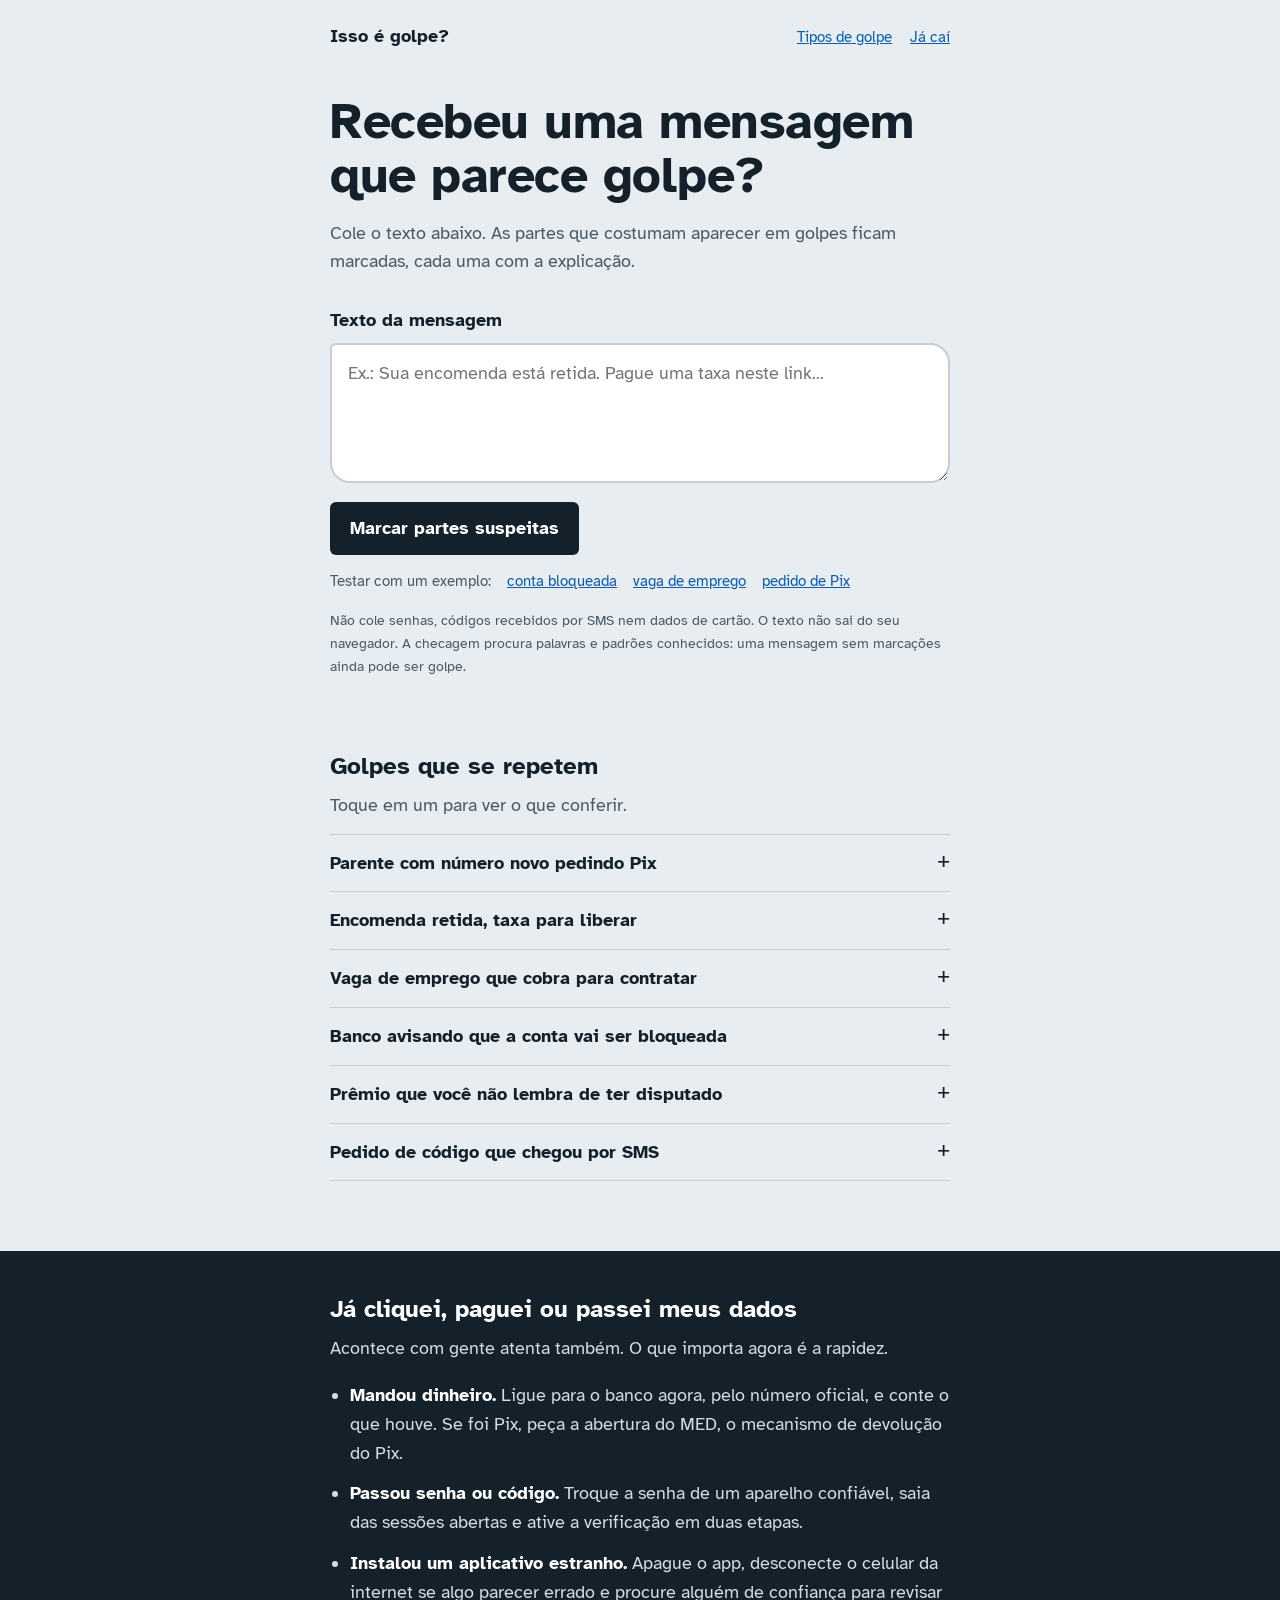
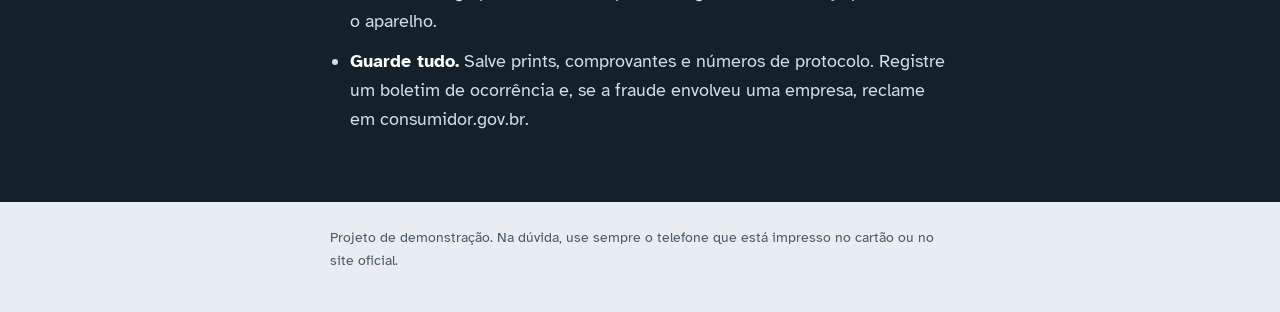
<file: index.html>
<!DOCTYPE html>
<html lang="pt-BR">
<head>
<meta charset="UTF-8">
<meta name="viewport" content="width=device-width, initial-scale=1">
<title>Isso é golpe?</title>
<link rel="stylesheet" href="https://fonts.googleapis.com/css2?family=Atkinson+Hyperlegible:ital,wght@0,400;0,700;1,400&display=swap">
<link rel="stylesheet" href="style.css">
</head>
<body>
<header>
  <div class="col">
    <a class="name" href="#">Isso é golpe?</a>
    <nav><a href="#golpes">Tipos de golpe</a><a href="#ja-caí">Já caí</a></nav>
  </div>
</header>

<main>
<div class="col">
  <h1>Recebeu uma mensagem que parece golpe?</h1>
  <p class="lead">Cole o texto abaixo. As partes que costumam aparecer em golpes ficam marcadas, cada uma com a explicação.</p>

  <label for="msg">Texto da mensagem</label>
  <textarea id="msg" placeholder="Ex.: Sua encomenda está retida. Pague uma taxa neste link..."></textarea>
  <button class="go" id="go">Marcar partes suspeitas</button>
  <p class="tries">Testar com um exemplo:
    <button class="link" data-t="Sua conta será bloqueada hoje. Clique neste link e confirme sua senha imediatamente.">conta bloqueada</button>
    <button class="link" data-t="Parabéns! Você foi selecionado para uma vaga. Pague uma taxa de cadastro para garantir sua contratação.">vaga de emprego</button>
    <button class="link" data-t="Oi, sou eu. Troquei de número. Preciso que você faça um Pix urgente e depois explico.">pedido de Pix</button>
  </p>
  <p class="fine">Não cole senhas, códigos recebidos por SMS nem dados de cartão. O texto não sai do seu navegador. A checagem procura palavras e padrões conhecidos: uma mensagem sem marcações ainda pode ser golpe.</p>

  <div id="out" aria-live="polite" hidden></div>

  <section id="golpes">
    <h2>Golpes que se repetem</h2>
    <p class="lead">Toque em um para ver o que conferir.</p>
    <details>
      <summary>Parente com número novo pedindo Pix</summary>
      <div><p>A pessoa diz que trocou de número e pede uma transferência com pressa, prometendo explicar depois.</p>
      <ul><li>Ligue para o número antigo, o que já estava na sua agenda.</li><li>Pergunte algo que só a pessoa de verdade saberia, sem dar a resposta na pergunta.</li><li>Fale com outro parente antes de transferir qualquer valor.</li></ul></div>
    </details>
    <details>
      <summary>Encomenda retida, taxa para liberar</summary>
      <div><p>Chega um link dizendo que o pacote parou e que falta pagar uma taxa.</p>
      <ul><li>Não abra o link. Entre no app ou no site da loja digitando o endereço você mesmo.</li><li>Veja se o pedido realmente mostra alguma cobrança pendente.</li><li>Nunca informe cartão em página que chegou por mensagem.</li></ul></div>
    </details>
    <details>
      <summary>Vaga de emprego que cobra para contratar</summary>
      <div><p>A empresa aprova você rápido e pede dinheiro para cadastro, treinamento ou uniforme.</p>
      <ul><li>Emprego de verdade não cobra para contratar.</li><li>Procure a empresa por conta própria e confirme se a vaga existe.</li><li>Não mande foto de documento antes de saber para quem está mandando.</li></ul></div>
    </details>
    <details>
      <summary>Banco avisando que a conta vai ser bloqueada</summary>
      <div><p>A mensagem ameaça bloquear a conta e pede senha, código ou um clique.</p>
      <ul><li>Feche a mensagem e abra o aplicativo do banco.</li><li>Se quiser falar com alguém, ligue para o número que está no cartão.</li><li>Banco não pede senha nem código por mensagem.</li></ul></div>
    </details>
    <details>
      <summary>Prêmio que você não lembra de ter disputado</summary>
      <div><p>Você “ganhou” algo, mas precisa pagar uma taxa ou passar seus dados para receber.</p>
      <ul><li>Pergunte-se se participou de alguma promoção.</li><li>Prêmio de verdade não exige pagamento para ser entregue.</li><li>Confira o regulamento no site oficial da empresa.</li></ul></div>
    </details>
    <details>
      <summary>Pedido de código que chegou por SMS</summary>
      <div><p>Alguém diz que mandou um código sem querer e pede que você repasse. Esse código dá acesso à sua conta.</p>
      <ul><li>Não repasse o código a ninguém, mesmo que a pessoa pareça conhecida.</li><li>Se o contato é de alguém que você conhece, ligue para ela antes.</li><li>Ative a verificação em duas etapas nos seus aplicativos.</li></ul></div>
    </details>
  </section>
</div>

<div class="after" id="ja-caí">
  <div class="col">
    <h2>Já cliquei, paguei ou passei meus dados</h2>
    <p>Acontece com gente atenta também. O que importa agora é a rapidez.</p>
    <ul>
      <li><strong>Mandou dinheiro.</strong> Ligue para o banco agora, pelo número oficial, e conte o que houve. Se foi Pix, peça a abertura do MED, o mecanismo de devolução do Pix.</li>
      <li><strong>Passou senha ou código.</strong> Troque a senha de um aparelho confiável, saia das sessões abertas e ative a verificação em duas etapas.</li>
      <li><strong>Instalou um aplicativo estranho.</strong> Apague o app, desconecte o celular da internet se algo parecer errado e procure alguém de confiança para revisar o aparelho.</li>
      <li><strong>Guarde tudo.</strong> Salve prints, comprovantes e números de protocolo. Registre um boletim de ocorrência e, se a fraude envolveu uma empresa, reclame em consumidor.gov.br.</li>
    </ul>
  </div>
</div>
</main>

<footer>
  <div class="col">Projeto de demonstração. Na dúvida, use sempre o telefone que está impresso no cartão ou no site oficial.</div>
</footer>

<script>
const msg=document.getElementById('msg'),out=document.getElementById('out');
const rules=[
 {n:'Pressa ou ameaça',re:/urgente|imediatamente|agora|hoje|última chance|bloquead[ao]|suspens[ao]/gi,w:'Quem aplica golpe cria medo e pressa para você não parar para conferir.'},
 {n:'Pedido de senha ou código',re:/senha|código de (?:verifica\w+|segurança|acesso)|token|confirme seus dados|informe seus dados/gi,w:'Banco e empresas não pedem senha nem código por mensagem. Nunca repasse.'},
 {n:'Dinheiro ou taxa adiantada',re:/\bpix\b|transfer[êe]ncia|pague uma taxa|taxa de cadastro|depósito|pagamento antecipado/gi,w:'Antes de pagar, confirme quem pediu e por quê, por um canal que você já conhecia.'},
 {n:'Link para resolver um problema',re:/clique (?:aqui|neste link)|acesse o link|link abaixo|(?:bit\.ly|tinyurl\.com)\/\S*|https?:\/\/\S+/gi,w:'O link pode levar a uma página falsa. Abra o app ou digite o endereço oficial você mesmo.'},
 {n:'Prêmio ou oferta inesperada',re:/parabéns|foi selecionad[oa]|você ganhou|prêmio|renda extra|vaga garantida/gi,w:'Desconfie de benefício que ninguém prometeu e que exige pagamento ou dados.'},
 {n:'Troca de número ou de canal',re:/troquei de número|número novo|sou eu|meu celular quebrou|não consigo atender/gi,w:'Ligue para o número antigo da pessoa antes de fazer qualquer coisa.'}
];
const esc=s=>s.replace(/[&<>"]/g,c=>({'&':'&amp;','<':'&lt;','>':'&gt;','"':'&quot;'}[c]));
document.getElementById('go').onclick=()=>{
 const t=msg.value.trim();
 if(!t){msg.focus();return}
 const hits=[];
 rules.forEach((r,i)=>{for(const m of t.matchAll(r.re))hits.push({s:m.index,e:m.index+m[0].length,i})});
 hits.sort((a,b)=>a.s-b.s);
 let html='',pos=0;const used=[];
 for(const h of hits){
  if(h.s<pos)continue;
  html+=esc(t.slice(pos,h.s))+'<mark>'+esc(t.slice(h.s,h.e))+'</mark>';
  pos=h.e;if(!used.includes(h.i))used.push(h.i);
 }
 html+=esc(t.slice(pos));
 const n=hits.filter((h,k)=>true).length;
 let body='<div class="msg">'+html+'</div>';
 if(used.length){
  body+='<p class="count">'+used.length+(used.length>1?' sinais encontrados':' sinal encontrado')+'</p><dl>'+
   used.map(i=>'<dt>'+rules[i].n+'</dt><dd>'+rules[i].w+'</dd>').join('')+'</dl>'+
   '<div class="next"><p><strong>Antes de responder:</strong> não clique, não pague e não mande código. Confirme com a pessoa ou a empresa por um canal que você mesmo encontrou.</p></div>';
 }else{
  body+='<p class="count">Nada marcado</p><p>O texto não tem os padrões que esta página reconhece. Confira mesmo assim quem enviou e, se pedir dinheiro ou dados, confirme por outro canal.</p>';
 }
 out.innerHTML=body;out.hidden=false;
 out.scrollIntoView({behavior:'smooth',block:'nearest'});
};
document.querySelectorAll('[data-t]').forEach(b=>b.onclick=()=>{msg.value=b.dataset.t;msg.focus()});
</script>
</body>
</html>
<script src="script.js" defer></script>
</file>
<file: style.css>
:root {
    --bg: #e8edf1;
    --ink: #14212b;
    --soft: #4a5a66;
    --bubble: #fff;
    --mark: #ffdf4d;
    --link: #0b5cad;
    --warn: #b3261e;
    --line: #c3ced6;
}

* {
    box-sizing: border-box;
}

body {
    margin: 0;
    background: var(--bg);
    color: var(--ink);
    font: 18px/1.6 "Atkinson Hyperlegible", Verdana, sans-serif;
}

.col {
    max-width: 660px;
    margin: 0 auto;
    padding: 0 20px;
}

a,
button.link {
    color: var(--link);
}

button.link {
    background: none;
    border: 0;
    padding: 0;
    font: inherit;
    text-decoration: underline;
    cursor: pointer;
}

:focus-visible {
    outline: 3px solid var(--link);
    outline-offset: 2px;
}

header {
    padding: 22px 0 0;
}

header .col {
    display: flex;
    justify-content: space-between;
    align-items: baseline;
    gap: 16px;
    flex-wrap: wrap;
}

.name {
    font-weight: 700;
    font-size: 1.15rem;
    text-decoration: none;
    color: var(--ink);
}

nav {
    font-size: 0.95rem;
    display: flex;
    gap: 18px;
}

h1 {
    font-size: clamp(2rem, 6.5vw, 3.1rem);
    line-height: 1.08;
    margin: 44px 0 16px;
    letter-spacing: -0.01em;
}

h2 {
    font-size: 1.5rem;
    line-height: 1.2;
    margin: 0 0 10px;
}

p {
    margin: 0 0 14px;
}

.lead {
    color: var(--soft);
    max-width: 34em;
}

label {
    display: block;
    font-weight: 700;
    margin: 30px 0 8px;
}

textarea {
    width: 100%;
    min-height: 140px;
    padding: 14px 16px;
    font: inherit;
    color: var(--ink);
    background: var(--bubble);
    border: 2px solid var(--line);
    border-radius: 6px 20px 20px 20px;
    resize: vertical;
}

textarea:focus {
    border-color: var(--link);
    outline: 0;
}

.go {
    margin-top: 10px;
    background: var(--ink);
    color: #fff;
    border: 0;
    border-radius: 6px;
    padding: 12px 20px;
    font: inherit;
    font-weight: 700;
    cursor: pointer;
}

.go:hover {
    background: #2a3e4d;
}

.tries {
    margin: 14px 0 0;
    font-size: 0.95rem;
    color: var(--soft);
}

.tries button {
    margin-left: 12px;
}

.fine {
    font-size: 0.9rem;
    color: var(--soft);
    margin-top: 16px;
}

#out {
    margin-top: 30px;
}

#out[hidden] {
    display: none;
}

.msg {
    background: var(--bubble);
    border-radius: 6px 20px 20px 20px;
    padding: 14px 16px;
    white-space: pre-wrap;
    overflow-wrap: anywhere;
}

mark {
    background: var(--mark);
    color: inherit;
    padding: 0 2px;
    border-radius: 3px;
}

.count {
    font-weight: 700;
    margin: 18px 0 8px;
}

dl {
    margin: 0;
}

dt {
    font-weight: 700;
    margin-top: 12px;
}

dt mark {
    font-weight: 400;
}

dd {
    margin: 2px 0 0;
    color: var(--soft);
}

.next {
    margin-top: 20px;
    padding-left: 16px;
    border-left: 4px solid var(--ink);
}

.next p {
    margin-bottom: 6px;
}

section {
    padding-top: 60px;
}

details {
    border-top: 1px solid var(--line);
}

details:last-of-type {
    border-bottom: 1px solid var(--line);
}

summary {
    padding: 14px 0;
    cursor: pointer;
    font-weight: 700;
    list-style: none;
    display: flex;
    justify-content: space-between;
    gap: 12px;
}

summary::-webkit-details-marker {
    display: none;
}

summary::after {
    content: "+";
    font-weight: 400;
    font-size: 1.4rem;
    line-height: 1;
}

details[open] summary::after {
    content: "\2212";
}

details div {
    padding: 0 0 16px;
    color: var(--soft);
}

details ul {
    margin: 6px 0 0;
    padding-left: 20px;
}

details li {
    margin-bottom: 4px;
}

.after {
    background: var(--ink);
    color: #fff;
    margin-top: 70px;
    padding: 44px 0 50px;
}

.after p,
.after li {
    color: #d3dce3;
}

.after strong {
    color: #fff;
}

.after ul {
    padding-left: 20px;
}

.after li {
    margin-bottom: 12px;
}

footer {
    padding: 24px 0 40px;
    font-size: 0.9rem;
    color: var(--soft);
}
</file>
